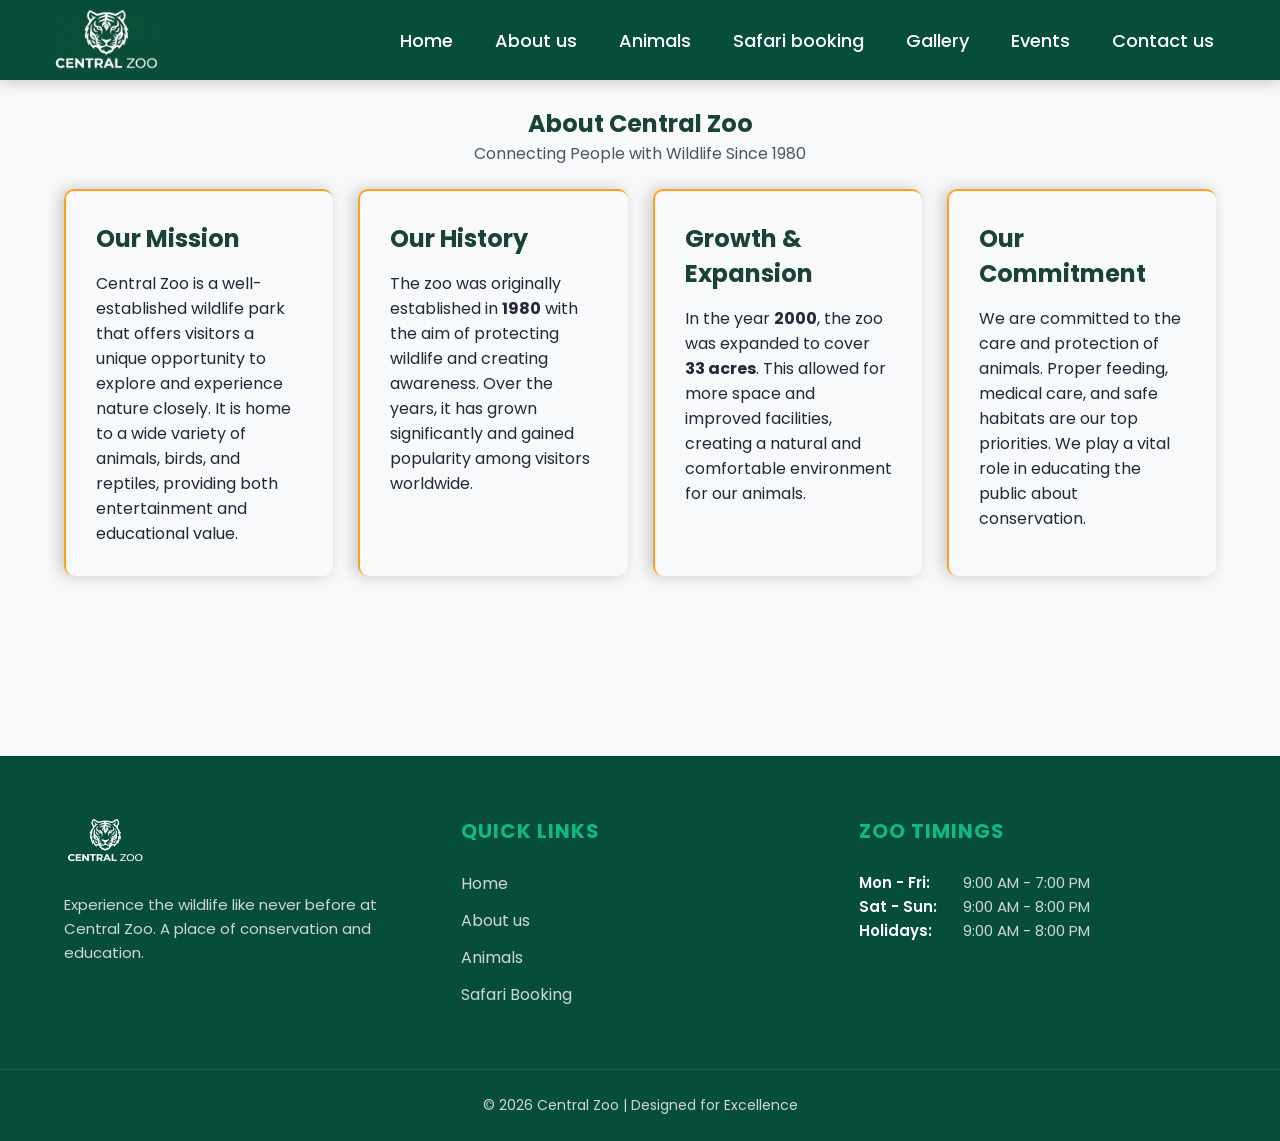
<file: about.html>
<!DOCTYPE html>
<html lang="en">

<head>
    <meta charset="UTF-8">
    <meta name="viewport" content="width=device-width, initial-scale=1.0">
    <title>About Us | Central Zoo</title>
    <link rel="stylesheet" href="styling.css">
    <link rel="stylesheet" href="https://unpkg.com/aos@2.3.1/dist/aos.css">
    <link rel="shortcut icon" href="./CONTENT/FAV_ICON-removebg-preview.png" type="image/x-icon">
</head>

<body>

    <!-- NAVBAR -->

    <body>
        <nav class="navbar">
            <div class="container nav-contain">
                <a href="index.html" class="logo">
                    <img src="./CONTENT/LOGO.png" alt="Central Zoo Logo">
                </a>

                <ul class="nav-links">
                    <li><a href="index.html">Home</a></li>
                    <li><a href="about.html">About us</a></li>
                    <li><a href="animals.html">Animals</a></li>
                    <li><a href="safari.html">Safari booking</a></li>
                    <li><a href="gallery.html">Gallery</a></li>
                    <li><a href="events.html">Events</a></li>
                    <li><a href="contact.html">Contact us</a></li>
                </ul>
            </div>
        </nav>

        <section class="same about-section">
            <h2 class="about-heading" data-aos="zoom-in">About Central Zoo</h2>
            <p class="subtitle" data-aos="zoom-in">Connecting People with
                Wildlife Since 1980</p>
            <div class="container contains-about-us">

                <div class="content-about-us-grid" data-aos="zoom-out">
                    <div class="about-us-card">
                        <h2>Our Mission</h2>
                        <p>Central Zoo is a well-established wildlife park
                            that offers visitors a unique opportunity to
                            explore and experience nature closely. It is
                            home to a wide variety of animals, birds, and
                            reptiles, providing both entertainment and
                            educational value.</p>
                    </div>

                    <div class="about-us-card">
                        <h2>Our History</h2>
                        <p>The zoo was originally established in <b>1980</b>
                            with the aim of protecting wildlife and creating
                            awareness. Over the years, it has grown
                            significantly and gained popularity among
                            visitors worldwide.</p>
                    </div>

                    <div class="about-us-card">
                        <h2>Growth & Expansion</h2>
                        <p>In the year <b>2000</b>, the zoo was expanded to
                            cover <strong>33 acres</strong>. This allowed
                            for more space and improved facilities, creating
                            a natural and comfortable environment for our
                            animals.</p>
                    </div>

                    <div class="about-us-card">
                        <h2>Our Commitment</h2>
                        <p>We are committed to the care and protection of
                            animals. Proper feeding, medical care, and safe
                            habitats are our top priorities. We play a vital
                            role in educating the public about conservation.</p>
                    </div>
                </div>
            </div>
        </section>

       <!-- FOOTER -->
    <section class="my-foot">
        <footer class="footer">
            <div class="container footer-content">
                <div class="footer-col about">
                    <img src="./CONTENT/FAV_ICON-removebg-preview.png" alt="Logo" class="footer-logo">
                    <p>Experience the wildlife like never before at Central Zoo. A place of conservation and education.
                    </p>
                </div>

                <div class="footer-col left">
                    <h3>Quick Links</h3>
                    <ul>
                        <li><a href="index.html">Home</a></li>
                        <li><a href="about.html">About us</a></li>
                        <li><a href="animals.html">Animals</a></li>
                        <li><a href="safari.html">Safari Booking</a></li>
                    </ul>
                </div>

                <div class="footer-col right">
                    <h3>Zoo Timings</h3>
                    <p><span>Mon - Fri:</span> 9:00 AM - 7:00 PM</p>
                    <p><span>Sat - Sun:</span> 9:00 AM - 8:00 PM</p>
                    <p><span>Holidays:</span> 9:00 AM - 8:00 PM</p>
                </div>
            </div>

            <div class="footer-bottom">
                <p>© 2026 Central Zoo | Designed for Excellence</p>
            </div>
        </footer>
    </section>
    </body>

    <!-- JAVASCRIPT -->
    <script src="https://unpkg.com/aos@2.3.1/dist/aos.js"></script>
    <script>
        AOS.init({
            duration: 1000,
            once: true,
        });
    </script>

</html
</file>
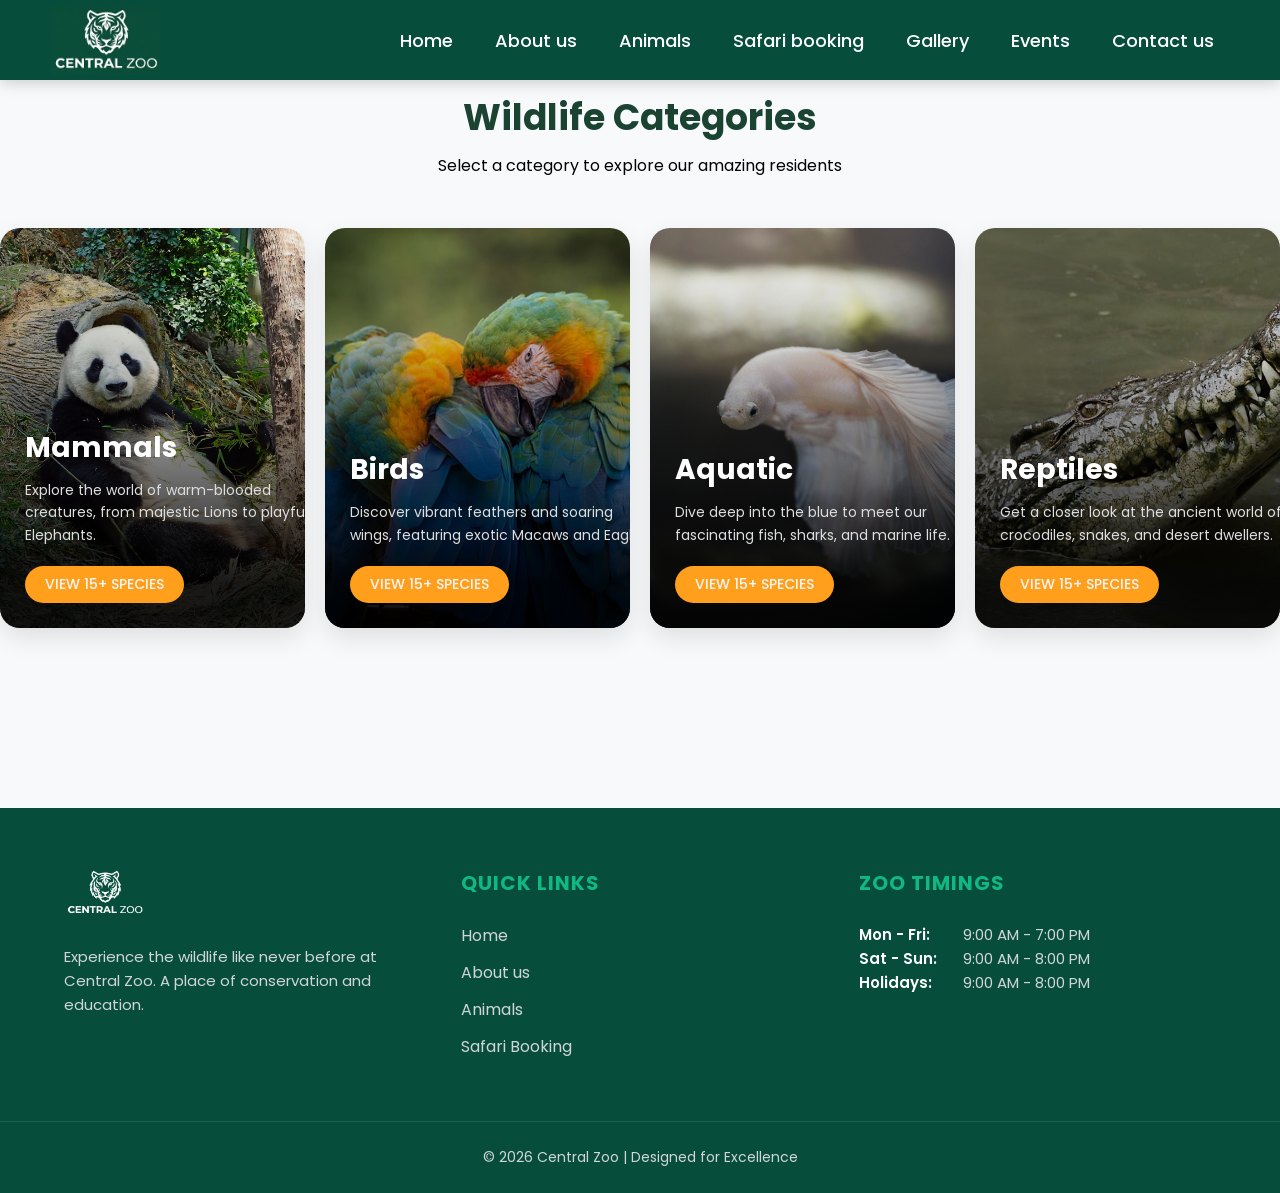
<file: animals.html>
<!DOCTYPE html>
<html lang="en">

<head>
    <meta charset="UTF-8">
    <meta name="viewport" content="width=device-width, initial-scale=1.0">
    <title>Animals | Central Zoo</title>
    <link rel="stylesheet" href="styling.css">
    <link rel="stylesheet" href="https://unpkg.com/aos@2.3.1/dist/aos.css">
    <link rel="shortcut icon" href="./CONTENT/FAV_ICON-removebg-preview.png" type="image/x-icon">
</head>

<!-- NAVBAR -->

<body>
    <nav class="navbar">
        <div class="container nav-contain">
            <a href="index.html" class="logo">
                <img src="./CONTENT/LOGO.png" alt="Central Zoo Logo">
            </a>

            <ul class="nav-links">
                <li><a href="index.html">Home</a></li>
                <li><a href="about.html">About us</a></li>
                <li><a href="animals.html">Animals</a></li>
                <li><a href="safari.html">Safari booking</a></li>
                <li><a href="gallery.html">Gallery</a></li>
                <li><a href="events.html">Events</a></li>
                <li><a href="contact.html">Contact us</a></li>
            </ul>
        </div>
    </nav>

    <section class="same animal-categories">
        <div class="container">
            <div class="contact-header" data-aos="fade-up">
                <h2>Wildlife Categories</h2>
                <p>Select a category to explore our amazing residents</p>
            </div>

            <div class="category-grid">
                <a href="mammals.html" class="cat-card" data-aos="zoom-in">
                    <div class="cat-img">
                        <img src="./CONTENT/Gallery-view-2.jpg" alt="">
                        <div class="cat-overlay">
                            <div class="cat-content">
                                <h3>Mammals</h3>
                                <p>Explore the world of warm-blooded
                                    creatures, from majestic Lions to
                                    playful Elephants.</p>
                                <span class="explore-btn">View 15+
                                    Species</span>
                            </div>
                        </div>
                    </div>
                </a>

                <a href="birds.html" class="cat-card" data-aos="zoom-in" data-aos-delay="100">
                    <div class="cat-img">
                        <img src="./CONTENT/Birds.jpg" alt="">
                        <div class="cat-overlay">
                            <div class="cat-content">
                                <h3>Birds</h3>
                                <p>Discover vibrant feathers and soaring
                                    wings, featuring exotic Macaws and
                                    Eagles.</p>
                                <span class="explore-btn">View 15+
                                    Species</span>
                            </div>
                        </div>
                    </div>
                </a>

                <a href="aquatic.html" class="cat-card" data-aos="zoom-in" data-aos-delay="200">
                    <div class="cat-img">
                        <img src="./CONTENT/gallery-view-6.jpg" alt="">
                        <div class="cat-overlay">
                            <div class="cat-content">
                                <h3>Aquatic</h3>
                                <p>Dive deep into the blue to meet our
                                    fascinating fish, sharks, and marine
                                    life.</p>
                                <span class="explore-btn">View 15+
                                    Species</span>
                            </div>
                        </div>
                    </div>
                </a>

                <a href="reptiles.html" class="cat-card" data-aos="zoom-in" data-aos-delay="300">
                    <div class="cat-img">
                        <img src="./CONTENT/reptiles (2).jfif" alt="">
                        <div class="cat-overlay">
                            <div class="cat-content">
                                <h3>Reptiles</h3>
                                <p>Get a closer look at the ancient world of
                                    crocodiles, snakes, and desert
                                    dwellers.</p>
                                <span class="explore-btn">View 15+
                                    Species</span>
                            </div>
                        </div>
                    </div>
                </a>
            </div>
        </div>
    </section>

    <!-- FOOTER -->
    <section class="my-foot">
        <footer class="footer">
            <div class="container footer-content">
                <div class="footer-col about">
                    <img src="./CONTENT/FAV_ICON-removebg-preview.png" alt="Logo" class="footer-logo">
                    <p>Experience the wildlife like never before at Central
                        Zoo. A place of conservation and education.
                    </p>
                </div>

                <div class="footer-col left">
                    <h3>Quick Links</h3>
                    <ul>
                        <li><a href="index.html">Home</a></li>
                        <li><a href="about.html">About us</a></li>
                        <li><a href="animals.html">Animals</a></li>
                        <li><a href="safari.html">Safari Booking</a></li>
                    </ul>
                </div>

                <div class="footer-col right">
                    <h3>Zoo Timings</h3>
                    <p><span>Mon - Fri:</span> 9:00 AM - 7:00 PM</p>
                    <p><span>Sat - Sun:</span> 9:00 AM - 8:00 PM</p>
                    <p><span>Holidays:</span> 9:00 AM - 8:00 PM</p>
                </div>
            </div>

            <div class="footer-bottom">
                <p>© 2026 Central Zoo | Designed for Excellence</p>
            </div>
        </footer>
    </section>
</body>

<!-- JAVASCRIPT -->
<script src="https://unpkg.com/aos@2.3.1/dist/aos.js"></script>
<script>
    AOS.init({
        duration: 1000,
        once: true
    });
</script>

</html>
</file>
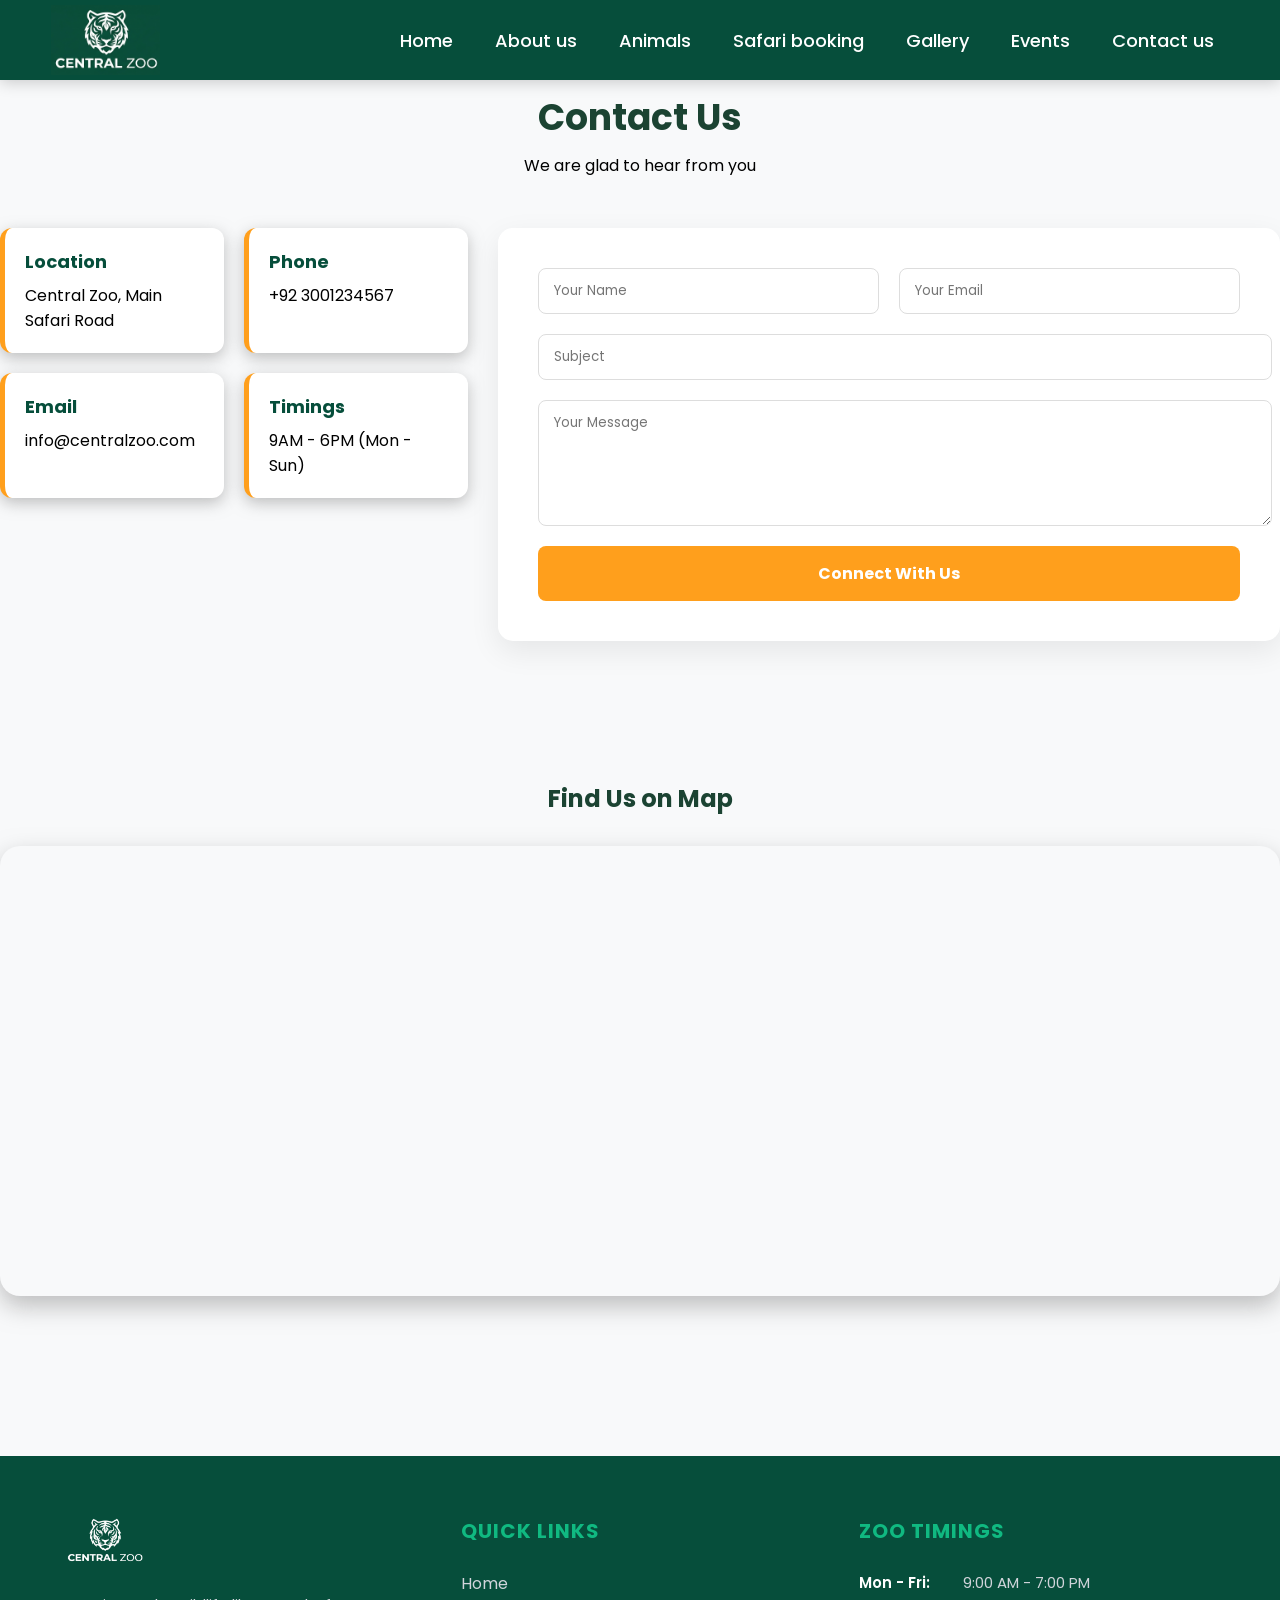
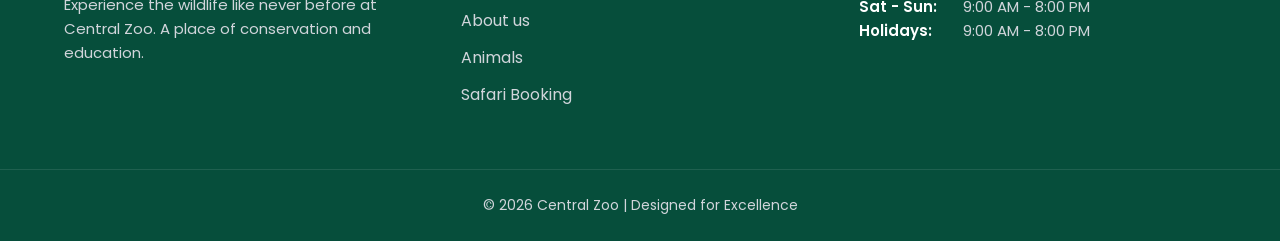
<file: contact.html>
<!DOCTYPE html>
<html lang="en">

<head>
    <meta charset="UTF-8">
    <meta name="viewport" content="width=device-width, initial-scale=1.0">
    <title>Contact Us | Central Zoo</title>
    <link rel="stylesheet" href="styling.css">
    <link rel="stylesheet" href="https://unpkg.com/aos@2.3.1/dist/aos.css">
    <link rel="shortcut icon" href="./CONTENT/FAV_ICON-removebg-preview.png" type="image/x-icon">
</head>

<body>

    <!-- NAVBAR -->
    <nav class="navbar">
        <div class="container nav-contain">
            <a href="index.html" class="logo">
                <img src="./CONTENT/LOGO.png" alt="Central Zoo Logo">
            </a>

            <ul class="nav-links">
                <li><a href="index.html">Home</a></li>
                <li><a href="about.html">About us</a></li>
                <li><a href="animals.html">Animals</a></li>
                <li><a href="safari.html">Safari booking</a></li>
                <li><a href="gallery.html">Gallery</a></li>
                <li><a href="events.html">Events</a></li>
                <li><a href="contact.html">Contact us</a></li>
            </ul>
        </div>
    </nav>


    <section class="same contactus">
        <div class="contact-header" data-aos="zoom-in">
            <h2>Contact Us</h2>
            <p>We are glad to hear from you</p>
        </div>

        <div class="container">
            <div class="contact-row">
                <div class="left-cards" data-aos="fade-right">
                    <div class="contact-cards">
                        <h4>Location</h4>
                        <p>Central Zoo, Main Safari Road</p>
                    </div>

                    <div class="contact-cards">
                        <h4>Phone</h4>
                        <p>+92 3001234567</p>
                    </div>

                    <div class="contact-cards">
                        <h4>Email</h4>
                        <p>info@centralzoo.com</p>
                    </div>

                    <div class="contact-cards">
                        <h4>Timings</h4>
                        <p>9AM - 6PM (Mon - Sun)</p>
                    </div>
                </div>

                <div class="right-form" data-aos="fade-left">
                    <form onsubmit="event.preventDefault();">
                        <div class="form-row">
                            <input type="text" placeholder="Your Name" required>
                            <input type="email" placeholder="Your Email" required>
                        </div>
                        <input type="text" placeholder="Subject">
                        <textarea placeholder="Your Message" rows="5" required></textarea>
                        <button onclick=myfun() type="submit" class="btn-connect">Connect With Us</button>
                    </form>
                </div>
            </div>
        </div>
    </section>

    <section class="same map">
        <div class="container">
            <div class="map-header">
                <h2>Find Us on Map</h2>
            </div>
            <div class="maps-container">
                <iframe
                    src="https://www.google.com/maps/embed?pb=!1m18!1m12!1m3!1d3618.137712401124!2d67.06815731500435!3d24.87328298404848!2m3!1f0!2f0!3f0!3m2!1i1024!2i768!4f13.1!3m3!1m2!1s0x3eb33e99092f6931%3A0x6b45e69e3568f56e!2sKarachi%20Zoo!5e0!3m2!1sen!2s!4v1625574345678!5m2!1sen!2s"
                    width="100%" height="450" style="border:0;" allowfullscreen="" loading="lazy">
                </iframe>
            </div>
        </div>
    </section>

    <!-- FOOTER -->
    <section class="my-foot">
        <footer class="footer">
            <div class="container footer-content">
                <div class="footer-col about">
                    <img src="./CONTENT/FAV_ICON-removebg-preview.png" alt="Logo" class="footer-logo">
                    <p>Experience the wildlife like never before at Central Zoo. A place of conservation and education.
                    </p>
                </div>

                <div class="footer-col left">
                    <h3>Quick Links</h3>
                    <ul>
                        <li><a href="index.html">Home</a></li>
                        <li><a href="about.html">About us</a></li>
                        <li><a href="animals.html">Animals</a></li>
                        <li><a href="safari.html">Safari Booking</a></li>
                    </ul>
                </div>

                <div class="footer-col right">
                    <h3>Zoo Timings</h3>
                    <p><span>Mon - Fri:</span> 9:00 AM - 7:00 PM</p>
                    <p><span>Sat - Sun:</span> 9:00 AM - 8:00 PM</p>
                    <p><span>Holidays:</span> 9:00 AM - 8:00 PM</p>
                </div>
            </div>

            <div class="footer-bottom">
                <p>© 2026 Central Zoo | Designed for Excellence</p>
            </div>
        </footer>
    </section>
</body>

<!-- JAVASCRIPT -->

<!-- Submit Button Functionality -->
<script>
    function myfun() {
        alert("Contact Form Submitted")
    }
</script>

<!-- AOS -->
<script src="https://unpkg.com/aos@2.3.1/dist/aos.js"></script>
<script>
    AOS.init({
        duration: 1000,
        once: true
    });
</script>

<!-- Functionality of buttons -->
<script>
    function myfun() {
        alert("Thanks For Contacting ! We'll try to reach you out as soon as possible ")
    }
</script>

</html>
</file>
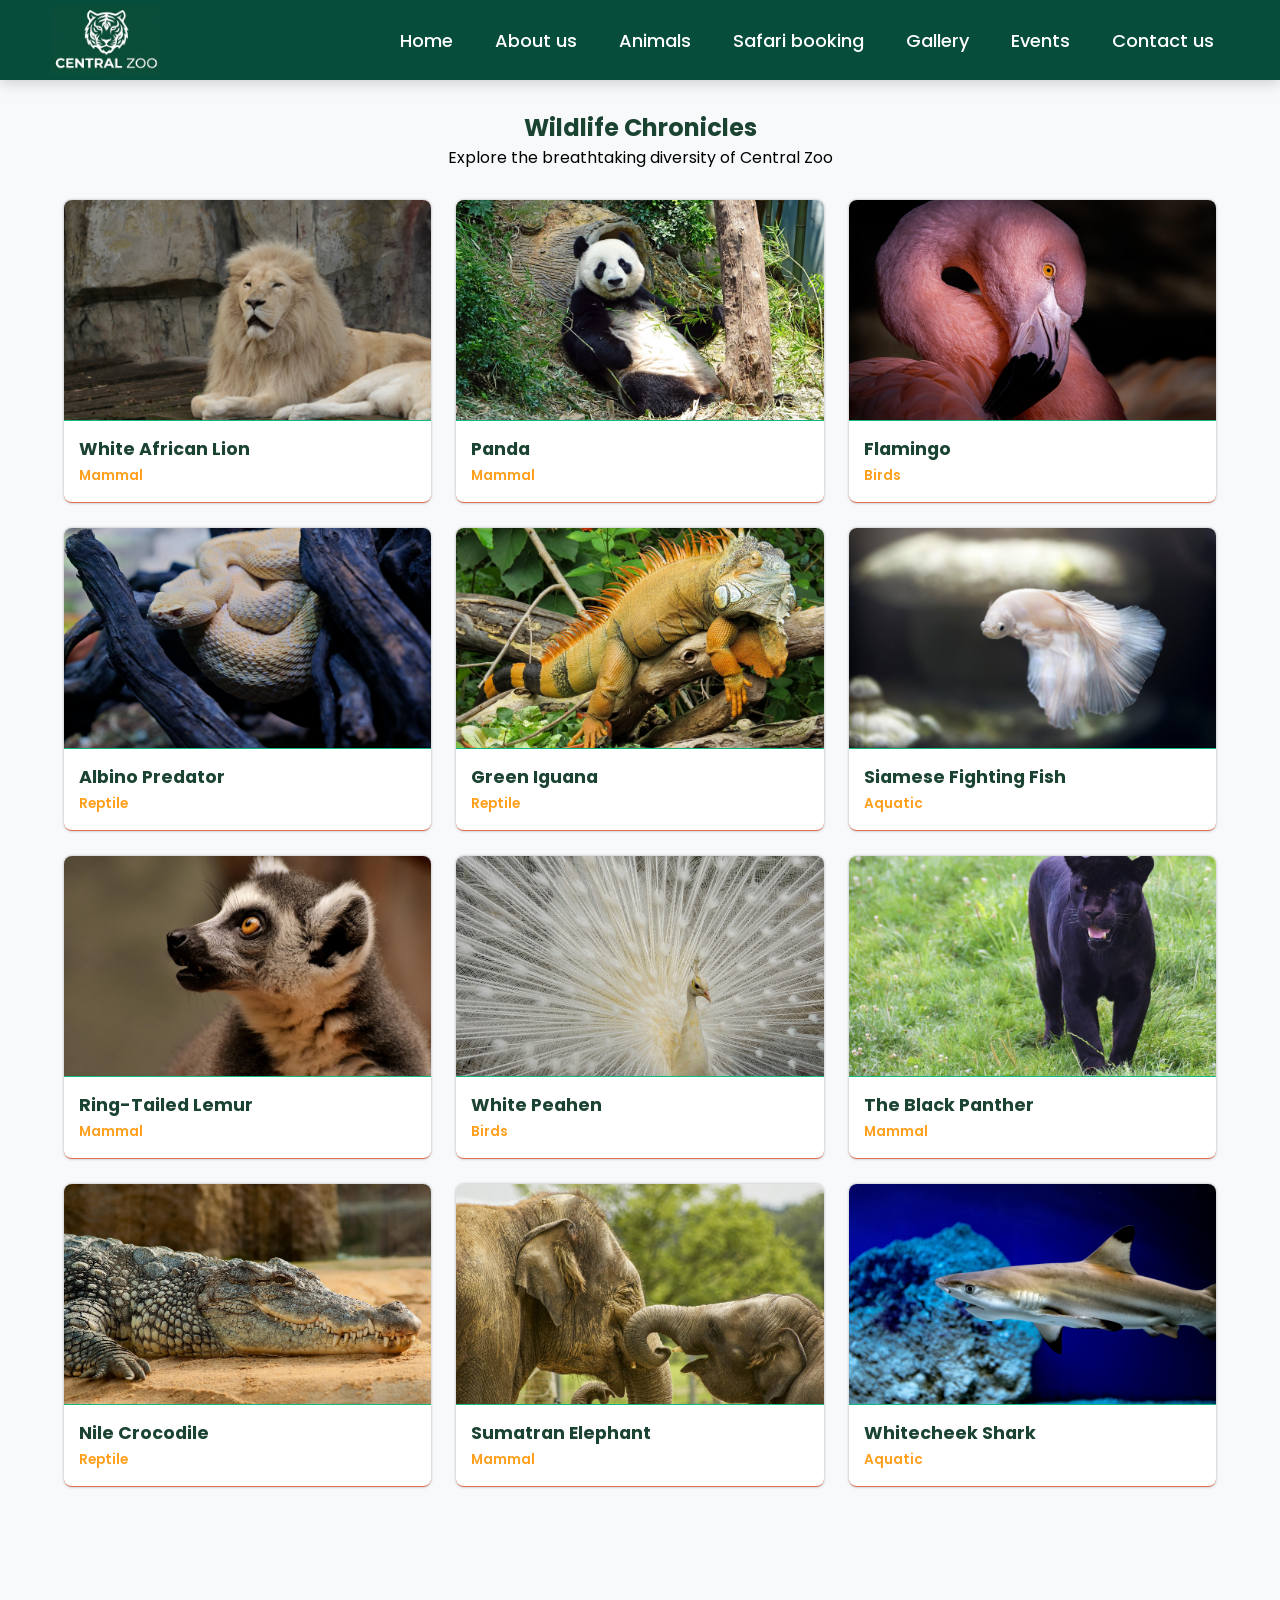
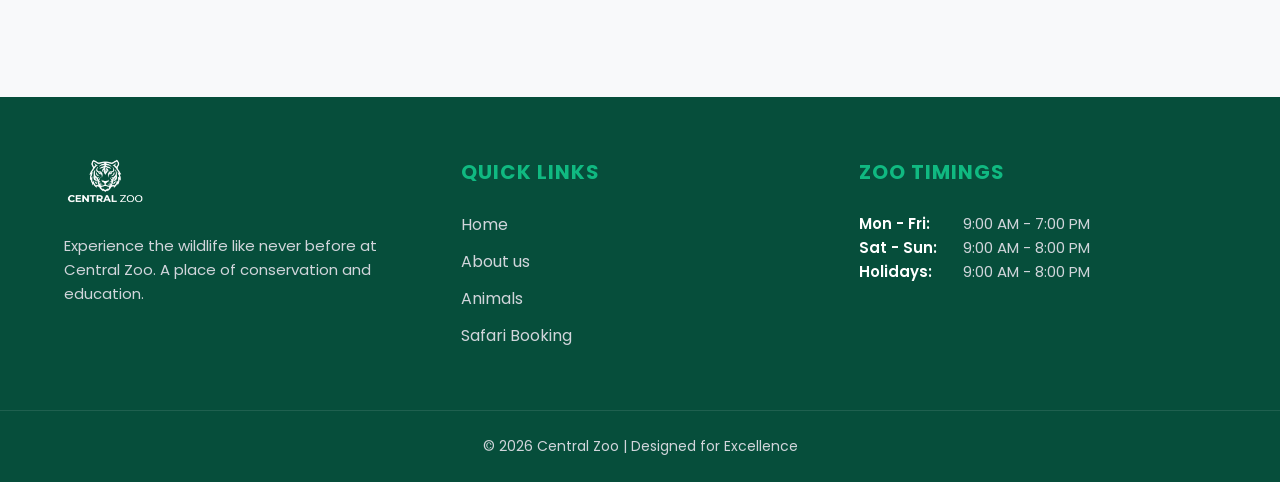
<file: gallery.html>
<!DOCTYPE html>
<html lang="en">

<head>
    <meta charset="UTF-8">
    <meta name="viewport" content="width=device-width, initial-scale=1.0">
    <title>Gallery | Central Zoo</title>
    <link rel="stylesheet" href="styling.css">
    <link rel="stylesheet" href="https://unpkg.com/aos@2.3.1/dist/aos.css">
    <link rel="shortcut icon" href="./CONTENT/FAV_ICON-removebg-preview.png" type="image/x-icon">
</head>

<!-- NAVBAR -->

<body>
    <nav class="navbar">
        <div class="container nav-contain">
            <a href="index.html" class="logo">
                <img src="./CONTENT/LOGO.png" alt="Central Zoo Logo">
            </a>

            <ul class="nav-links">
                <li><a href="index.html">Home</a></li>
                <li><a href="about.html">About us</a></li>
                <li><a href="animals.html">Animals</a></li>
                <li><a href="safari.html">Safari booking</a></li>
                <li><a href="gallery.html">Gallery</a></li>
                <li><a href="events.html">Events</a></li>
                <li><a href="contact.html">Contact us</a></li>
            </ul>
        </div>
    </nav>

    <section class="same gallery-wrapper">
        <div class="gallery-header" data-aos="zoom-in">
            <h2>Wildlife Chronicles</h2>
            <p>Explore the breathtaking diversity of Central Zoo</p>
        </div>

        <div class="zoo-grid" data-aos="zoom-out">
            <div class="zoo-card">
                <img src="../CONTENT/gallery-view-7.jpg" alt="">
                <div class="card-content">
                    <h3>White African Lion</h3>
                    <span class="category-tag">Mammal</span>
                </div>
            </div>

            <div class="zoo-card">
                <img src="./CONTENT/Gallery-view-2.jpg" alt="">
                <div class="card-content">
                    <h3>Panda</h3>
                    <span class="category-tag">Mammal</span>
                </div>
            </div>

            <div class="zoo-card">
                <img src="./CONTENT/gallery-view-3.jpg" alt="">
                <div class="card-content">
                    <h3>Flamingo</h3>
                    <span class="category-tag">Birds</span>
                </div>
            </div>

            <div class="zoo-card">
                <img src="./CONTENT/gallery-view-4.jpg" alt="">
                <div class="card-content">
                    <h3>Albino Predator</h3>
                    <span class="category-tag">Reptile</span>
                </div>
            </div>

            <div class="zoo-card">
                <img src="./CONTENT/gallery-view-5.jpg" alt="">
                <div class="card-content">
                    <h3>Green Iguana</h3>
                    <span class="category-tag">Reptile</span>
                </div>
            </div>

            <div class="zoo-card">
                <img src="./CONTENT/gallery-view-6.jpg" alt="">
                <div class="card-content">
                    <h3>Siamese Fighting Fish</h3>
                    <span class="category-tag">Aquatic</span>
                </div>
            </div>

            <div class="zoo-card">
                <img src="./CONTENT/gallery-view-12.jpg" alt="">
                <div class="card-content">
                    <h3>Ring-Tailed Lemur</h3>
                    <span class="category-tag">Mammal</span>
                </div>
            </div>

            <div class="zoo-card">
                <img src="./CONTENT/gallery-view-10.jpg" alt="">
                <div class="card-content">
                    <h3>White Peahen</h3>
                    <span class="category-tag">Birds</span>
                </div>
            </div>

            <div class="zoo-card">
                <img src="./CONTENT/Gallery- view-1.jpg" alt="">
                <div class="card-content">
                    <h3>The Black Panther</h3>
                    <span class="category-tag">Mammal</span>
                </div>
            </div>

            <div class="zoo-card">
                <img src="./CONTENT/gallery-view-8.jpg" alt="">
                <div class="card-content">
                    <h3>Nile Crocodile</h3>
                    <span class="category-tag">Reptile</span>
                </div>
            </div>

            <div class="zoo-card">
                <img src="./CONTENT/gallery-view-9.jpg" alt="">
                <div class="card-content">
                    <h3>Sumatran Elephant</h3>
                    <span class="category-tag">Mammal</span>
                </div>
            </div>

            <div class="zoo-card">
                <img src="./CONTENT/gallery-view-11.jpg" alt="">
                <div class="card-content">
                    <h3>Whitecheek Shark</h3>
                    <span class="category-tag">Aquatic</span>
                </div>
            </div>

        </div>
    </section>
    <!-- FOOTER -->
    <section class="my-foot">
        <footer class="footer">
            <div class="container footer-content">
                <div class="footer-col about">
                    <img src="./CONTENT/FAV_ICON-removebg-preview.png" alt="Logo" class="footer-logo">
                    <p>Experience the wildlife like never before at Central Zoo. A place of conservation and education.
                    </p>
                </div>

                <div class="footer-col left">
                    <h3>Quick Links</h3>
                    <ul>
                        <li><a href="index.html">Home</a></li>
                        <li><a href="about.html">About us</a></li>
                        <li><a href="animals.html">Animals</a></li>
                        <li><a href="safari.html">Safari Booking</a></li>
                    </ul>
                </div>

                <div class="footer-col right">
                    <h3>Zoo Timings</h3>
                    <p><span>Mon - Fri:</span> 9:00 AM - 7:00 PM</p>
                    <p><span>Sat - Sun:</span> 9:00 AM - 8:00 PM</p>
                    <p><span>Holidays:</span> 9:00 AM - 8:00 PM</p>
                </div>
            </div>

            <div class="footer-bottom">
                <p>© 2026 Central Zoo | Designed for Excellence</p>
            </div>
        </footer>
    </section>
</body>

<!-- JAVASCRIPT -->
<script src="https://unpkg.com/aos@2.3.1/dist/aos.js"></script>

<script>
    AOS.init({
        duration: 1000,
        once: true
    });
</script>

</html>
</file>
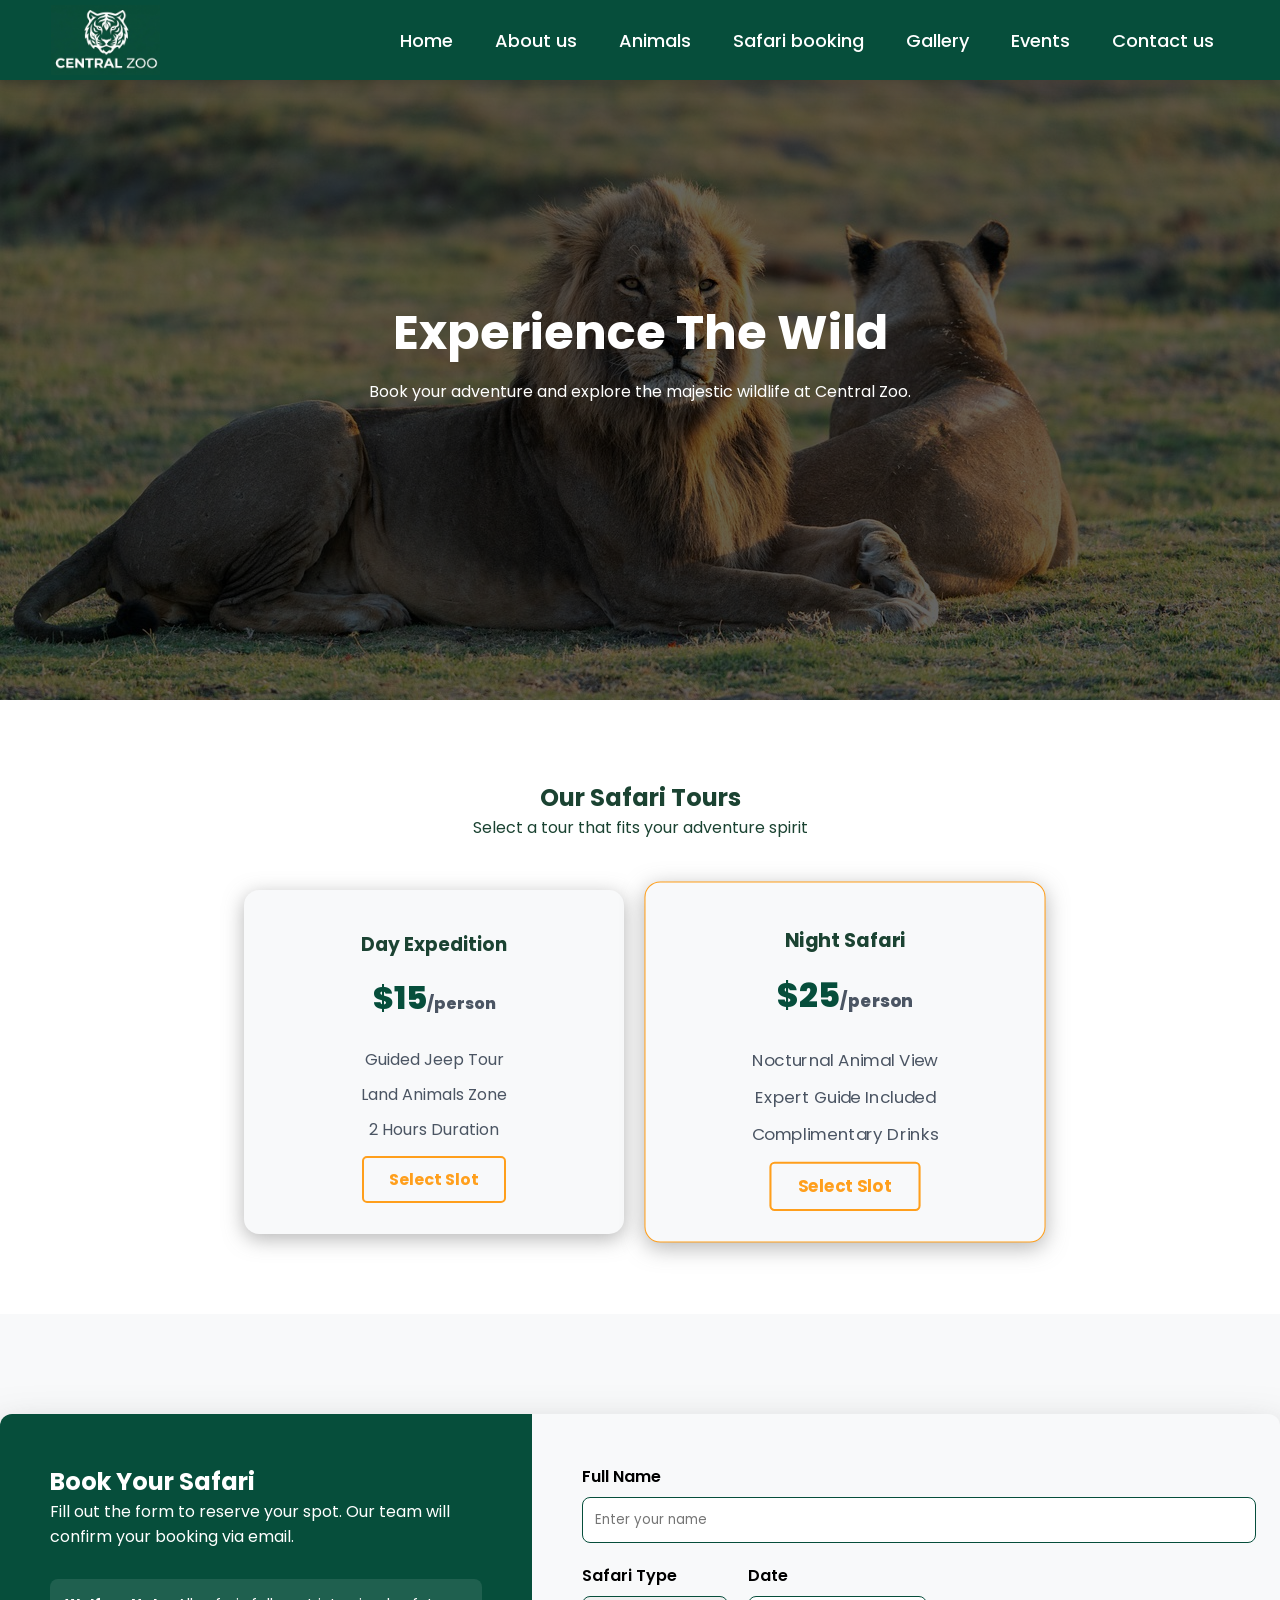
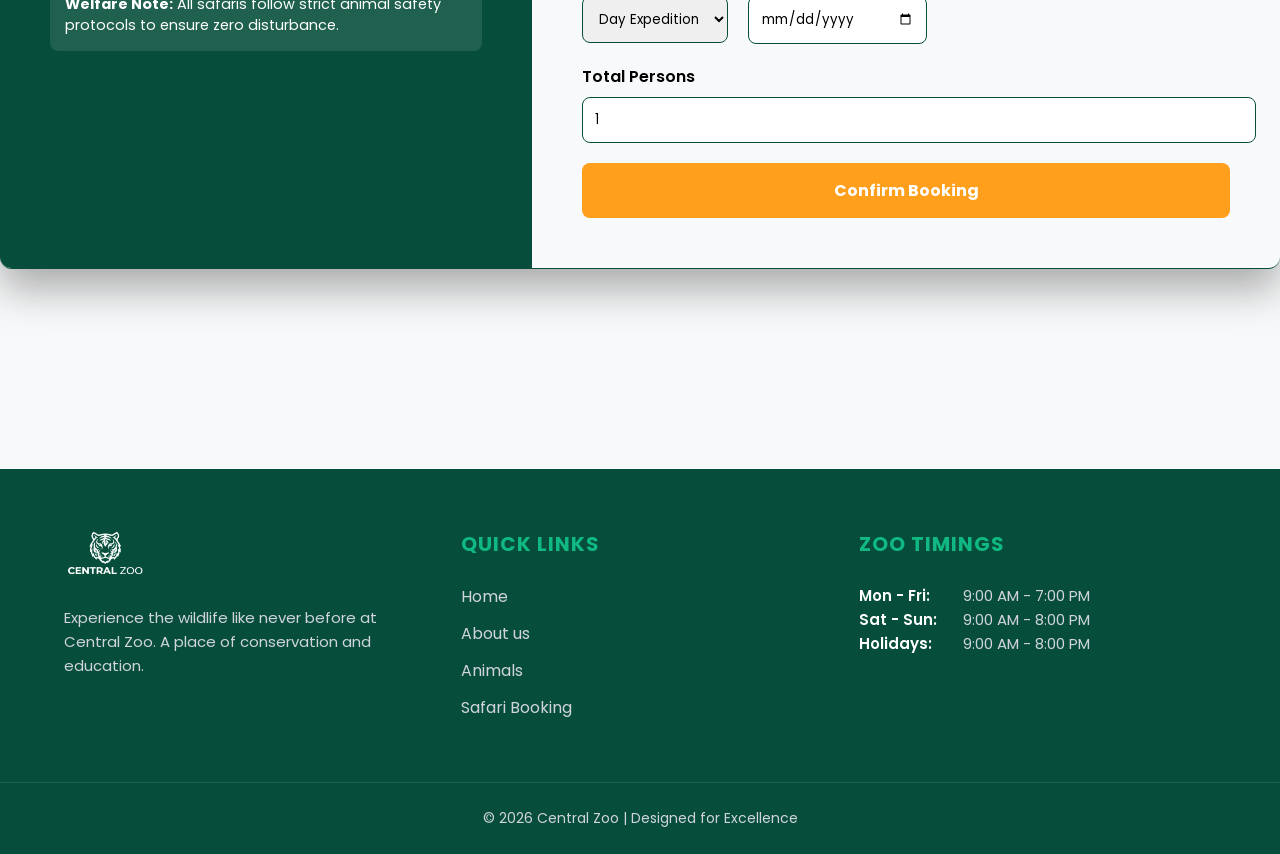
<file: safari.html>
<!DOCTYPE html>
<html lang="en">

<head>
    <meta charset="UTF-8">
    <meta name="viewport" content="width=device-width, initial-scale=1.0">
    <title>Safari Booking | Central Zoo</title>
    <link rel="stylesheet" href="styling.css">
    <link rel="stylesheet" href="https://unpkg.com/aos@2.3.1/dist/aos.css">
    <link rel="shortcut icon" href="./CONTENT/FAV_ICON-removebg-preview.png" type="image/x-icon">
</head>

<!-- NAVBAR -->

<body>
    <nav class="navbar">
        <div class="container nav-contain">
            <a href="index.html" class="logo">
                <img src="./CONTENT/LOGO.png" alt="Central Zoo Logo">
            </a>

            <ul class="nav-links">
                <li><a href="index.html">Home</a></li>
                <li><a href="about.html">About us</a></li>
                <li><a href="animals.html">Animals</a></li>
                <li><a href="safari.html">Safari booking</a></li>
                <li><a href="gallery.html">Gallery</a></li>
                <li><a href="events.html">Events</a></li>
                <li><a href="contact.html">Contact us</a></li>
            </ul>
        </div>
    </nav>

    <!-- SAFARI SECTION -->
    <section class="same safari-hero">
        <div class="container">
            <h1 data-aos="zoom-in">Experience The Wild</h1>
            <p>Book your adventure and explore the majestic wildlife at Central Zoo.</p>
        </div>
    </section>

    <section class="safari-packages">
        <div class="container">
            <div class="section-title">
                <h2 data-aos="zoom-in">Our Safari Tours</h2>
                <p>Select a tour that fits your adventure spirit</p>
            </div>

            <div class="packages-grid" data-aos="zoom-out">
                <div class="pkg-card">
                    <div class="pkg-header">
                        <h3>Day Expedition</h3>
                        <div class="price">$15<span>/person</span></div>
                    </div>
                    <ul class="pkg-features">
                        <li>Guided Jeep Tour</li>
                        <li>Land Animals Zone</li>
                        <li>2 Hours Duration</li>
                    </ul>
                    <a href="#booking-form" class="btn-select">Select Slot</a>
                </div>

                <div class="pkg-card featured">
                    <div class="pkg-header">
                        <h3>Night Safari</h3>
                        <div class="price">$25<span>/person</span></div>
                    </div>
                    <ul class="pkg-features">
                        <li>Nocturnal Animal View</li>
                        <li>Expert Guide Included</li>
                        <li>Complimentary Drinks</li>
                    </ul>
                    <a href="#booking-form" class="btn-select">Select Slot</a>
                </div>
            </div>
        </div>
    </section>

    <section id="booking-form" class="booking-section" data-aos="fade-right">
        <div class="container">
            <div class="booking-wrapper">
                <div class="booking-info">
                    <h2>Book Your Safari</h2>
                    <p>Fill out the form to reserve your spot. Our team will confirm your booking via email.</p>
                    <div class="safety-note">
                        <strong>Welfare Note:</strong> All safaris follow strict animal safety protocols to ensure zero
                        disturbance.
                    </div>
                </div>

                <form class="actual-form">
                    <div class="form-group">
                        <label>Full Name</label>
                        <input type="text" placeholder="Enter your name" required>
                    </div>
                    <div class="form-row">
                        <div class="form-group">
                            <label>Safari Type</label>
                            <select>
                                <option>Day Expedition</option>
                                <option>Night Safari</option>
                                <option>Private Tour</option>
                            </select>
                        </div>
                        <div class="form-group">
                            <label>Date</label>
                            <input type="date" required>
                        </div>
                    </div>
                    <div class="form-group">
                        <label>Total Persons</label>
                        <input type="number" min="1" max="10" value="1">
                    </div>
                    <button type="submit" class="btn-submit" onclick=myfun()>Confirm Booking</button>
                </form>
            </div>
        </div>
    </section>
    <!-- FOOTER -->
    <section class="my-foot">
        <footer class="footer">
            <div class="container footer-content">
                <div class="footer-col about">
                    <img src="./CONTENT/FAV_ICON-removebg-preview.png" alt="Logo" class="footer-logo">
                    <p>Experience the wildlife like never before at Central Zoo. A place of conservation and education.
                    </p>
                </div>

                <div class="footer-col left">
                    <h3>Quick Links</h3>
                    <ul>
                        <li><a href="index.html">Home</a></li>
                        <li><a href="about.html">About us</a></li>
                        <li><a href="animals.html">Animals</a></li>
                        <li><a href="safari.html">Safari Booking</a></li>
                    </ul>
                </div>

                <div class="footer-col right">
                    <h3>Zoo Timings</h3>
                    <p><span>Mon - Fri:</span> 9:00 AM - 7:00 PM</p>
                    <p><span>Sat - Sun:</span> 9:00 AM - 8:00 PM</p>
                    <p><span>Holidays:</span> 9:00 AM - 8:00 PM</p>
                </div>
            </div>

            <div class="footer-bottom">
                <p>© 2026 Central Zoo | Designed for Excellence</p>
            </div>
        </footer>
    </section>

    <!-- JAVASCRIPT -->
    <script src="https://unpkg.com/aos@2.3.1/dist/aos.js"></script>
    <script>
        AOS.init({
            duration: 1000,
            once: true
        });
    </script>

    <!-- Functionality of packages buttons -->
    <script>
        function myfun() {
            alert("form Was Submitted")
        }
    </script>
</body>

</html>
</file>
<file: styling.css>
@import url('https://fonts.googleapis.com/css2?family=Poppins:wght@300;400;500;600;700;800;900&display=swap');

* {
    margin: 0;
    padding: 0;
    font-family: 'Poppins', sans-serif;
    transition: all 0.5s ease;
}

:root {
    --background: #F8F9FA;
    --primary: #064e3b;
    --secondary: #10b981;
    --accent: #FF9F1C;
    --accent-hover: #E76F51;
    --text-dark: #1B4332;
    --text-light: #4b5563;
    --text-normal: #1f2937;
    --cards: #ffffff;
}

html {
    scroll-behavior: smooth;
    overflow-x: hidden;
}

body {
    max-width: 100%;
    background: var(--background);
}

/* NAVBAR  */

.navbar {
    background: var(--primary);
    position: fixed;
    top: 0;
    left: 0;
    width: 100%;
    z-index: 100;
    min-height: 80px;
    display: flex;
    align-items: center;
    box-shadow: 0 2px 15px rgba(0, 0, 0, 0.2);
}


.nav-contain {
    width: 92%;
    margin: 0 auto;
    display: flex;
    justify-content: space-between;
    align-items: center;
}


.logo {
    display: flex;
    align-items: center;
    text-decoration: none;
}

.logo img {
    height: 70px;
    width: auto;
    object-fit: contain;
}


.nav-links {
    list-style: none;
    display: flex;
    align-items: center;
    gap: 12px;
    margin: 0;
    padding: 0;
}

.nav-links a {
    text-decoration: none;
    color: #fff;
    font-size: 18px;
    font-weight: 500;
    padding: 10px 15px;
    border-radius: 5px;
}

.nav-links a:hover {
    color: var(--secondary);
    background: rgba(255, 255, 255, 0.1);
}


/* HERO SECTION */
.hero {
    position: relative;
    height: 100vh;
    overflow: hidden;
}

.hero-video {
    position: absolute;
    top: 50%;
    left: 50%;
    min-width: 100%;
    min-height: 100%;
    width: auto;
    height: auto;
    transform: translate(-50%, -50%);
    object-fit: cover;
    z-index: -2;
}

.overlay {
    position: absolute;
    width: 100%;
    height: 100%;
    background: rgba(0, 0, 0, 0.6);
    z-index: -1;
}

.hero-content {
    position: relative;
    z-index: 2;
    height: 100%;
    display: flex;
    flex-direction: column;
    justify-content: center;
    align-items: center;
    color: #fff;
    text-align: center;
    padding: 0 20px;
}

.hero-content h1 {
    font-size: 50px;
    margin-bottom: 15px;
}

.hero-content p {
    font-size: 18px;
    margin-bottom: 15px;
}

.btn {
    background: var(--accent);
    color: white;
    padding: 12px 25px;
    border-radius: 8px;
    text-decoration: none;
    font-size: 18px;
}

.btn:hover {
    background-color: var(--accent-hover);
    color: rgb(255, 255, 255);
    border-radius: 10px;
}


/* UNIVERSAL GAP BETWEEN THE SECTIONS */
.same {
    padding: 80px 0;
}


/* ABOUT PREVIEW SECTION */
.about-flex {
    display: flex;
    align-items: center;
    gap: 2.5rem;
    flex-wrap: wrap;
    margin-bottom: 5%;
    margin-left: 10%;
}

.about-text {
    flex: 1;
    min-width: 350px;
    flex-wrap: wrap;
}

.carousel {
    flex: 1;
    flex-wrap: wrap;
    position: relative;
    border-radius: 10px;
    overflow: hidden;
    width: 100%;
    min-width: 350px;
    aspect-ratio: 4/3.8;
}

.slides {
    position: relative;
    width: 100%;
    height: 100%;
}

.slide {
    height: 100%;
    position: absolute;
    top: 0;
    left: 0;
    object-fit: cover;
    border-radius: 12px;
    opacity: 0;
    transition: 1s ease-in-out;
}

.slide.active {
    opacity: 1;
    z-index: 1;
}

.about-text p {
    margin: 20px 10px;
    color: var(--text-light);
    font-size: 1.1rem;
}

.about-text h2 {
    margin: 15px;
    color: var(--text-dark);
    text-align: center;
    font-size: 30px;
}

.about-text a {
    display: flex;
    justify-content: center;
    margin-left: 8px;
}

/* ANIMALS PREVIEW CARDS */
.cards-heading {
    text-align: center;
    font-size: 30px;
    color: var(--text-dark);
    margin-bottom: 15px;
}

.cards {
    display: flex;
    gap: 25px;
    width: 100%;
    text-align: center;
    justify-content: center;
    flex-wrap: wrap;
    align-items: center;
    margin-top: 40px;
}

.card {
    width: 280px;
    border-radius: 10px;
    overflow: hidden;
    position: relative;
    cursor: pointer;
}

.card img {
    width: 100%;
    height: 250px;
    object-fit: cover;
}

.card h3 {
    position: absolute;
    bottom: 10px;
    left: 15px;
    color: white;
    font-size: 20px;
}

.card:hover img {
    transform: scale(1.05);
}


/* CHOOSE US */
.stats {
    text-align: center;
    background: var(--background);
    width: 100%;
}

.whyheading {
    font-size: 30px;
    text-align: center;
    margin-bottom: 15px;
    color: var(--text-dark);
}

.stats-box {
    display: flex;
    justify-content: center;
    gap: 40px;
    flex-wrap: wrap;
    margin-top: 40px;
    width: 100%;
    align-items: center;

}

.stat {
    background: var(--background);
    padding: 30px 40px;
    border-radius: 12px;
    width: 200px;
    box-shadow: 0 4px 15px rgba(0, 0, 0, 0.3);
}

.stat h3 {
    font-size: 28px;
    color: var(--secondary);
    margin-bottom: 10px;
}

.stat p {
    color: var(--text-normal);
    font-size: 18px;
    font-variant: small-caps;
}

.stats-box .stat:hover {
    box-shadow: 0 2px 0px var(--accent);
}

/* FOOTER */
.my-foot {
    padding-top: 100px;
}

.footer {
    background: var(--primary);
    color: #ffffff;
    padding-top: 60px;
    position: relative;
    width: 100%;
}


.footer-content {
    width: 90%;
    max-width: 1200px;
    margin: 0 auto;
    display: grid;
    grid-template-columns: repeat(auto-fit, minmax(250px, 1fr));
    gap: 40px;
    padding-bottom: 50px;
}

.footer-col {
    text-align: left;
}

.footer-logo {
    height: 50px;
    margin-bottom: 20px;
    filter: brightness(0) invert(1);
}

.footer-col p {
    color: #d1d5db;
    line-height: 1.6;
    font-size: 15px;
}

.footer-col h3 {
    color: var(--secondary);
    margin-bottom: 25px;
    font-size: 20px;
    font-weight: 700;
    text-transform: uppercase;
    letter-spacing: 1px;
}


.footer-col ul {
    list-style: none;
    padding: 0;
}

.footer-col ul li {
    margin-bottom: 12px;
}

.footer-col a {
    color: #d1d5db;
    font-size: 16px;
    text-decoration: none;
}

.footer-col a:hover {
    color: #ffffff;
    padding-left: 8px;
}


.right p span {
    color: #ffffff;
    font-weight: 600;
    display: inline-block;
    width: 100px;
}


.footer-bottom {
    text-align: center;
    padding: 25px;
    border-top: 1px solid rgba(255, 255, 255, 0.1);
    color: #d1d5db;
    font-size: 14px;
}



/*** SAFARI.HTML CSS ***/

.safari-hero {
    height: 60vh;
    background: linear-gradient(rgba(0, 0, 0, 0.6), rgba(0, 0, 0, 0.6)), url('./CONTENT/safari\ img.jpg');
    background-size: cover;
    background-position: center;
    display: flex;
    align-items: center;
    justify-content: center;
    text-align: center;
    color: white;
}

.safari-hero h1 {
    font-size: 3rem;
    margin-bottom: 10px;
    color: white;
}

/* PACKAGES */
.safari-packages {
    padding: 80px 0;
    background: var(--cards);
}

.section-title {
    text-align: center;
    margin-bottom: 50px;
    color: var(--text-dark);
}

.packages-grid {
    display: flex;
    justify-content: center;
    gap: 30px;
    flex-wrap: wrap;
}

.pkg-card {
    background: var(--background);
    padding: 40px;
    border-radius: 15px;
    width: 300px;
    text-align: center;
    box-shadow: 0 5px 20px rgba(110, 110, 110, 0.5);
}

.pkg-card.featured {
    border: 1.5px solid var(--accent);
    transform: scale(1.05);
}

.pkg-header h3 {
    color: var(--text-dark);
    margin-bottom: 15px;
}

.price {
    font-size: 2rem;
    font-weight: 800;
    color: var(--primary);
}

.price span {
    font-size: 1rem;
    color: var(--text-light);
}

.pkg-features {
    list-style: none;
    margin: 25px 0;
    padding: 0;
}

.pkg-features li {
    margin-bottom: 10px;
    color: var(--text-light);
}

.btn-select {
    text-decoration: none;
    padding: 10px 25px;
    border: 2px solid var(--accent);
    color: var(--accent);
    border-radius: 5px;
    font-weight: bold;
}

.btn-select:hover {
    background: var(--accent);
    color: white;
}

/* Booking form of safari*/
.booking-section {
    padding: 100px 0;
    background: var(--background);
}

.booking-wrapper {
    display: flex;
    background: var(--background);
    border-radius: 12px;
    overflow: hidden;
    box-shadow: 0 20px 40px rgba(92, 92, 92, 0.5);
    border-bottom: 1px solid var(--primary);
}

.booking-info {
    flex: 1;
    background: var(--primary);
    color: white;
    padding: 50px;
}

.actual-form {
    flex: 1.5;
    padding: 50px;
}

.form-group {
    margin-bottom: 20px;
}

.form-group label {
    display: block;
    margin-bottom: 8px;
    font-weight: 600;
}

.form-group input,
.form-group select {
    width: 100%;
    padding: 12px;
    border: 0.1px solid var(--primary);
    border-radius: 8px;
    font-family: inherit;
}

.form-row {
    display: flex;
    gap: 20px;
}

.btn-submit {
    width: 100%;
    padding: 15px;
    background: var(--accent);
    color: white;
    border: none;
    border-radius: 8px;
    font-size: 1rem;
    font-weight: bold;
    cursor: pointer;
}

.btn-submit:hover {
    background: var(--accent-hover);
}

.safety-note {
    margin-top: 30px;
    background: rgba(255, 255, 255, 0.1);
    padding: 15px;
    border-radius: 8px;
    font-size: 0.9rem;
}

/* CONTACT.HTML CSS */

.contactus {
    padding: 80px 0;
    background-color: var(--background);
}

.contact-header {
    text-align: center;
    margin-bottom: 50px;
}

.contact-header h2 {
    font-size: 36px;
    color: var(--text-dark);
    margin-bottom: 8px;
}

.contact-row {
    display: flex;
    gap: 30px;
    align-items: flex-start;
    flex-wrap: wrap;
}


.left-cards {
    flex: 1;
    display: grid;
    grid-template-columns: repeat(auto-fit, minmax(200px, 1fr));
    gap: 20px;
}

.contact-cards {
    background: var(--cards);
    padding: 20px;
    border-radius: 12px;
    box-shadow: 0 5px 15px rgba(133, 133, 133, 0.5);
    border-left: 5px solid var(--accent);
}

.contact-cards:hover {
    transform: translateY(-5px);
}

.contact-cards h4 {
    color: var(--primary);
    margin-bottom: 8px;
    font-size: 18px;
}

/* Right side form */
.right-form {
    flex: 1.5;
    background: #ffffff;
    padding: 40px;
    border-radius: 15px;
    box-shadow: 0 10px 30px rgba(0, 0, 0, 0.08);
}

.right-form form {
    display: flex;
    flex-direction: column;
    gap: 20px;
}

.right-form input,
.right-form textarea {
    width: 100%;
    padding: 12px 15px;
    border: 1px solid #ddd;
    border-radius: 8px;
    font-family: inherit;
    outline: none;
}

.right-form input:focus,
.right-form textarea:focus {
    border-color: var(--primary);
}

.btn-connect {
    background: var(--accent);
    color: white;
    padding: 15px;
    border: none;
    border-radius: 8px;
    font-weight: bold;
    cursor: pointer;
    font-size: 16px;
}

.btn-connect:hover {
    background: var(--accent-hover);
}

/* MAP SECTION */
.map {
    padding: 60px 0;
    background: var(--background);
}

.map-header {
    text-align: center;
    margin-bottom: 30px;
    color: var(--text-dark);
}

.maps-container {
    border-radius: 20px;
    overflow: hidden;
    box-shadow: 0 10px 25px rgba(129, 129, 129, 0.5);
    line-height: 0;
}

/* ABOUT.HTML CSS */

.contains-about-us {
    max-width: 90%;
    margin: 0 auto;
}


.about-heading {
    text-align: center;
    margin-top: 2%;
    color: var(--text-dark);
}

.subtitle {
    text-align: center;
    color: var(--text-light);
    margin-bottom: 10px;
}

.content-about-us-grid {
    margin-top: 2%;
    display: grid;
    grid-template-columns: repeat(4, 1fr);
    gap: 25px;
    align-items: stretch;
}

.about-us-card {
    background: transparent;
    color: var(--text-normal);
    font-weight: 400;
    padding: 30px;
    border-radius: 10px;
    box-shadow: -4px 0px 15px rgba(167, 167, 167, 0.6);
    border-top: 0.15rem solid var(--accent);
    border-left: 0.18rem solid var(--accent);
}


.about-us-card h2 {
    color: var(--text-dark);
    margin-bottom: 15px;
}


/* GALLERY.HTML CSS */


.gallery-wrapper {
    max-width: 90%;
    margin: 30px auto;
}

.gallery-header {
    text-align: center;
    margin-bottom: 30px;
}

.gallery-header h2 {
    color: var(--text-dark);
}


.zoo-grid {
    display: grid;
    grid-template-columns: repeat(auto-fill, minmax(280px, 1fr));
    gap: 25px;
}

.zoo-card {
    border-bottom: 1px solid var(--accent-hover);
    border-radius: 8px;
    overflow: hidden;
    background: var(--cards);
    box-shadow: 0 0 3px rgba(0, 0, 0, 0.3);
}

.zoo-card img {
    width: 100%;
    height: 220px;
    object-fit: cover;
    display: block;
}


.card-content {
    padding: 15px;
    background: transparent;
    border-top: 1px solid var(--secondary);
}

.card-content h3 {
    font-size: 1.1rem;
    color: var(--text-dark);
}

.category-tag {
    color: var(--accent);
    font-size: 0.85rem;
    font-weight: 600;
}


.zoo-card:hover {
    border-color: var(--accent);
    box-shadow: 0 0px 8px rgba(0, 0, 0, 0.5);
}



/* EVENTS.HTML */
.events-section {
    background-color: var(--background);
    padding: 60px 0;
}

.contact-header {
    margin-top: 10px;
}

.events-grid {
    display: flex;
    justify-content: center;
    gap: 30px;
    flex-wrap: wrap;
    padding: 20px;
}

.event-card {
    background: var(--cards);
    width: 350px;
    border-radius: 10px;
    overflow: hidden;
    box-shadow: 0 10px 20px rgba(0, 0, 0, 0.4);
}

.event-card img {
    width: 100%;
    height: 180px;
    object-fit: cover;
}

.event-card:hover {
    transform: scale(1.1);
}

.event-content {
    padding: 20px;
}

.tag {
    display: inline-block;
    background: var(--secondary);
    color: var(--primary);
    padding: 4px 12px;
    border-radius: 5px;
    font-size: 13px;
    font-weight: 500;
    margin-bottom: 10px;
}

.welfare-tag {
    background: #ffebee;
    color: #c62828;
}

.event-date {
    font-size: 13px;
    color: var(--text-light);
    margin-bottom: 5px;
}

.event-content h3 {
    margin-bottom: 10px;
    color: var(--text-dark);
}

.info-box {
    background: #f4f4f4;
    padding: 10px;
    border-radius: 8px;
    margin: 15px 0;
}

.info-box p {
    font-size: 14px;
    margin: 3px 0;
}

.join-btn {
    display: block;
    text-align: center;
    background: var(--accent);
    color: white;
    padding: 10px;
    text-decoration: none;
    border-radius: 8px;
    font-weight: bold;
}

.join-btn:hover {
    background: var(--accent-hover);
    color: white;
}


/* ANIMAL CATEGORY STYLES */

.animal-categories {
    padding: 80px 0;
    background-color: var(--background);
}

.category-grid {
    display: grid;
    grid-template-columns: repeat(auto-fit, minmax(250px, 1fr));
    gap: 20px;
    margin-top: 30px;
}

.cat-card {
    position: relative;
    border-radius: 20px;
    overflow: hidden;
    height: 400px;
    text-decoration: none;
    display: block;
    box-shadow: 0 10px 25px rgba(0, 0, 0, 0.1);
}

.cat-card:hover {
    transform: translateY(-10px);
}

.cat-img {
    width: 100%;
    height: 100%;
    position: relative;
}

.cat-img img {
    width: 100%;
    height: 100%;
    object-fit: cover;
}

.cat-card:hover .cat-img img {
    transform: scale(1.1);
}

.cat-overlay {
    position: absolute;
    bottom: 0;
    left: 0;
    width: 100%;
    height: 100%;
    background: linear-gradient(to top, rgba(0, 0, 0, 0.9) 10%, rgba(0, 0, 0, 0.2) 60%, transparent 100%);
    display: flex;
    align-items: flex-end;
    padding: 25px;
}

.cat-content h3 {
    color: var(--cards);
    font-size: 28px;
    margin-bottom: 10px;
    font-weight: 700;
}

.cat-content p {
    color: #ddd;
    font-size: 14px;
    margin-bottom: 20px;
    line-height: 1.6;
}

.explore-btn {
    display: inline-block;
    padding: 8px 20px;
    background: var(--accent);
    color: whitesmoke;
    border-radius: 20px;
    font-size: 14px;
    font-weight: 500;
    text-transform: uppercase;
}

.explore-btn:hover {
    background: var(--accent-hover);
}


/* MAIN PAGE (ANIMAL PAGE) */

.contact-header {
    margin-top: 10px;
}

.animal-list-section {
    padding: 60px 0;
    background: var(--background);
}

.animal-grid {
    display: grid;
    grid-template-columns: repeat(auto-fill, minmax(250px, 1fr));
    gap: 20px;
}

.a-card {
    background: var(--cards);
    border-radius: 15px;
    overflow: hidden;
    box-shadow: 0 8px 20px rgba(0, 0, 0, 0.3);
    cursor: pointer;
    border-bottom: 1px solid var(--accent);
}

.a-card:hover {
    transform: translateY(-3px);
    box-shadow: 0 4px 0 var(--accent);
}

.a-card img {
    width: 100%;
    height: 200px;
    object-fit: cover;
    display: block;
}

.a-info {
    padding: 20px;
    text-align: center;
}

.a-info h3 {
    font-size: 1.2rem;
    color: var(--text-normal);
    margin-bottom: 8px;
}

.a-info span {
    font-size: 0.8rem;
    font-weight: bold;
    color: var(--primary);
    text-transform: uppercase;
    letter-spacing: 1px;
}

.modal-overlay {
    position: fixed;
    top: 0;
    left: 0;
    width: 100%;
    height: 100%;
    background: rgba(0, 0, 0, 0.9);
    display: none;
    justify-content: center;
    align-items: center;
    z-index: 2000;
    padding: 20px;
}

.modal-overlay {
    display: none;
    position: fixed;
    top: 0;
    left: 0;
    width: 100%;
    height: 100%;
    background: rgba(0, 0, 0, 0.8);
    backdrop-filter: blur(7px);
    z-index: 9999;
    justify-content: center;
    align-items: center;
    padding: 20px;
}

.modal-content {
    background: transparent;
    width: 100%;
    max-width: 900px;
    border-radius: 25px;
    position: relative;
    overflow: hidden;
    box-shadow: 0 25px 50px rgba(0, 0, 0, 0.5);
    display: flex;
    flex-direction: row;
}

.modal-flex {
    display: flex;
    width: 100%;
    flex-wrap: wrap;
}

.modal-img-box {
    flex: 1.2;
    min-width: 350px;
    position: relative;
}

.modal-img-box img {
    width: 100%;
    height: 100%;
    object-fit: cover;
    min-height: 450px;
    display: block;
}

/* Info Side */
.modal-info-box {
    flex: 1;
    padding: 40px;
    background: var(--background);
    display: flex;
    flex-direction: column;
    justify-content: center;
}

.modal-info-box h2 {
    font-size: 32px;
    color: var(--text-dark);
    margin-bottom: 20px;
    border-bottom: 3px solid var(--primary);
    display: inline-block;
    padding-bottom: 5px;
}

.modal-info-box p {
    margin-bottom: 15px;
    font-size: 16px;
    display: flex;
    justify-content: space-between;
    padding-bottom: 8px;
}

.modal-info-box strong {
    color: var(--text-light);
    font-weight: 500;
}

.modal-info-box span {
    font-weight: 600;
    color: var(--text-normal);
}

#mStatus {
    background: var(--accent-hover);
    color: white;
    padding: 4px 12px;
    border-radius: 50px;
    font-size: 14px;
}

.close-btn {
    position: absolute;
    top: 15px;
    right: 20px;
    font-size: 35px;
    cursor: pointer;
    color: #fff;
    z-index: 100;
    background: rgba(0, 0, 0, 0.3);
    width: 45px;
    height: 45px;
    display: flex;
    align-items: center;
    justify-content: center;
    border-radius: 50%;
}

.close-btn:hover {
    background: var(--primary);
    transform: rotate(90deg);
}



/* RESPONSIVENESS ADJUSTMENTS */

/* Responsiveness For About Us page */
@media (max-width: 600px) {
    .about-heading h2 {
        font-size: 2rem;
    }

    body {
        padding: 80px 10px;
    }
}

@media (max-width: 1024px) {
    .content-about-us-grid {
        grid-template-columns: repeat(2, 1fr);
    }
}

@media (max-width: 600px) {
    .content-about-us-grid {
        grid-template-columns: 1fr;
    }
}

/* Responsiveness For Gallery page */
@media (max-width: 600px) {
    .gallery-header h2 {
        font-size: 1.8rem;
    }

    .zoo-grid {
        gap: 15px;
    }
}


/* Responsiveness For Navbar*/
@media (max-width: 1024px) {
    .nav-links a {
        font-size: 14px;
        padding: 8px 10px;
    }
}

@media (max-width: 768px) {
    .nav-contain {
        width: 100%;
        padding: 0 15px;
    }

    .nav-links {
        display: none;
    }
}

/* Responsiveness For Footer */
@media (max-width: 768px) {
    .footer-col {
        text-align: center;
    }

    .right p span {
        width: auto;
        display: block;
        margin-bottom: 5px;
    }
}

/* Respomsiveness for safari packages */

@media (max-width: 992px) {
    .booking-wrapper {
        flex-direction: column;
    }

    .booking-info {
        padding: 30px;
    }

    .actual-form {
        padding: 30px;
    }
}

@media (max-width: 768px) {
    .safari-hero h1 {
        font-size: 2.2rem;
    }

    .packages-grid {
        gap: 20px;
    }

    .pkg-card {
        width: 100%;
        max-width: 400px;
    }

    .form-row {
        flex-direction: column;
        gap: 0;
    }

    .booking-section {
        padding: 50px 0;
    }
}

@media (max-width: 480px) {
    .container {
        width: 92%;
    }

    .btn-submit {
        padding: 12px;
        font-size: 0.9rem;
    }
}


/* Responsivenes for Contact us*/
@media (max-width: 768px) {
    .contact-row {
        flex-direction: column;
    }

    .left-cards {
        width: 100%;
    }

    .right-form {
        padding: 35px;
    }
}

/* Responsiveness for animals default appear page */
@media (max-width: 768px) {
    .cat-card {
        height: 350px;
    }

    .contact-header {
        margin-top: 25%;
    }
}

/*Responsiveness for lightbox */
@media (max-width: 770px) {
    .modal-content {
        flex-direction: column;
        max-height: 91vh;
        overflow-y: auto;
    }

    .modal-img-box {
        min-width: 100%;
    }

    .modal-img-box img {
        min-height: 255px;
    }
}


/* Responsiveness for Carrousel */

@media screen and (max-width: 768px) {
    .about-flex {
        margin-left: 0;
        width: 95%;
        margin: 0 auto 5% auto;
        gap: 1.5rem;
    }

    .about-text,
    .carousel {
        min-width: 100%;
        text-align: center;
    }

    .about-text p {
        padding: 0 15px;
    }

    .slide {
        width: 100%;
    }
}


/* Responsiveness for navbar  */
@media screen and (max-width: 1024px) {
    .nav-contain {
        flex-direction: column;
        gap: 10px;
        padding: 10px 0;
    }

    .nav-links {
        display: flex;
        flex-wrap: wrap;
        justify-content: center;
        gap: 4px;
        width: 100%;
    }

    .nav-links a {
        font-size: 14px;
        padding: 8px 10px;
        white-space: nowrap;
    }
}
</file>
